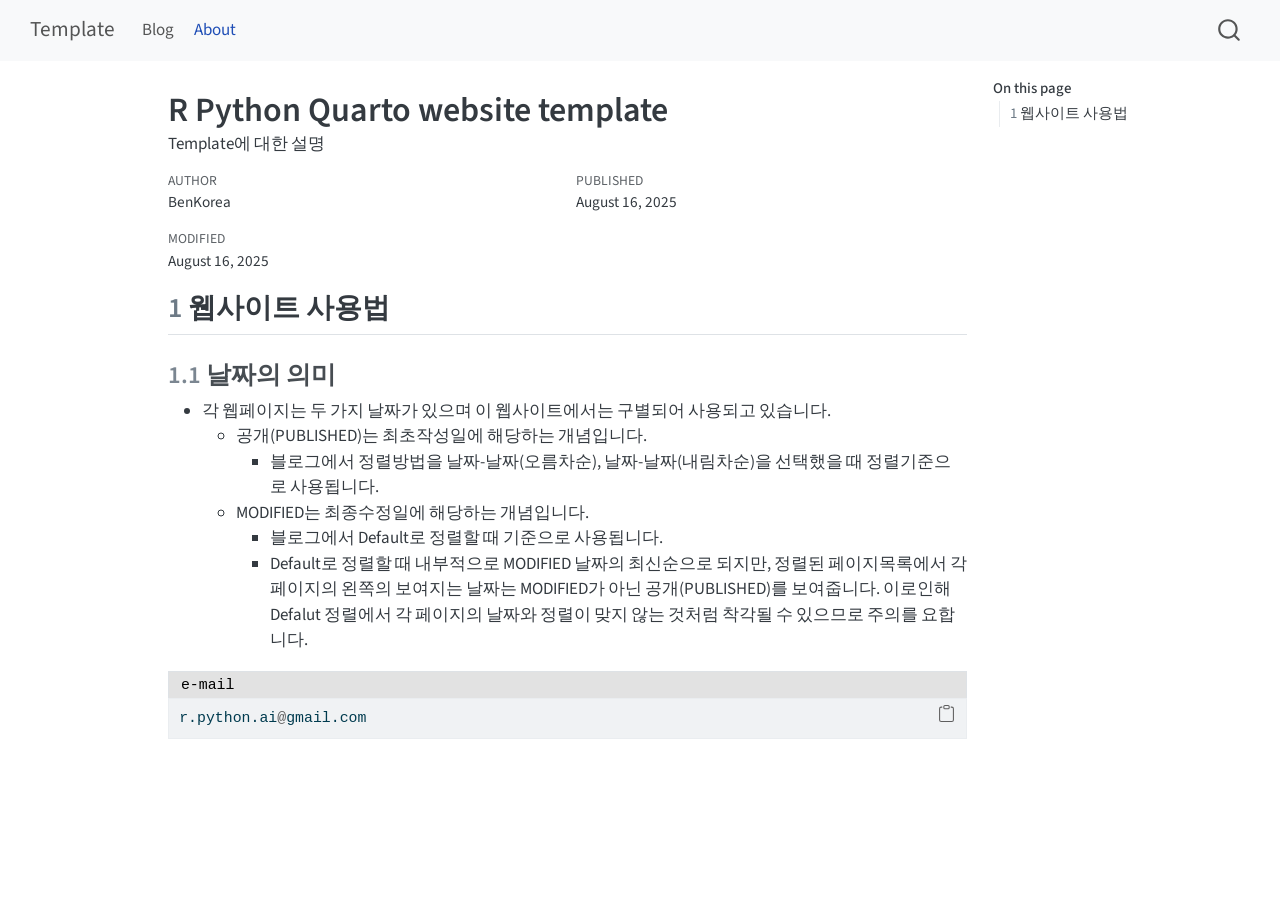
<file: docs/posts/about.html>
<!DOCTYPE html>
<html xmlns="http://www.w3.org/1999/xhtml" lang="en" xml:lang="en"><head>

<meta charset="utf-8">
<meta name="generator" content="quarto-1.7.32">

<meta name="viewport" content="width=device-width, initial-scale=1.0, user-scalable=yes">

<meta name="author" content="BenKorea">
<meta name="dcterms.date" content="2025-08-16">
<meta name="description" content="Template에 대한 설명">

<title>R Python Quarto website template – Template</title>
<style>
code{white-space: pre-wrap;}
span.smallcaps{font-variant: small-caps;}
div.columns{display: flex; gap: min(4vw, 1.5em);}
div.column{flex: auto; overflow-x: auto;}
div.hanging-indent{margin-left: 1.5em; text-indent: -1.5em;}
ul.task-list{list-style: none;}
ul.task-list li input[type="checkbox"] {
  width: 0.8em;
  margin: 0 0.8em 0.2em -1em; /* quarto-specific, see https://github.com/quarto-dev/quarto-cli/issues/4556 */ 
  vertical-align: middle;
}
/* CSS for syntax highlighting */
html { -webkit-text-size-adjust: 100%; }
pre > code.sourceCode { white-space: pre; position: relative; }
pre > code.sourceCode > span { display: inline-block; line-height: 1.25; }
pre > code.sourceCode > span:empty { height: 1.2em; }
.sourceCode { overflow: visible; }
code.sourceCode > span { color: inherit; text-decoration: inherit; }
div.sourceCode { margin: 1em 0; }
pre.sourceCode { margin: 0; }
@media screen {
div.sourceCode { overflow: auto; }
}
@media print {
pre > code.sourceCode { white-space: pre-wrap; }
pre > code.sourceCode > span { text-indent: -5em; padding-left: 5em; }
}
pre.numberSource code
  { counter-reset: source-line 0; }
pre.numberSource code > span
  { position: relative; left: -4em; counter-increment: source-line; }
pre.numberSource code > span > a:first-child::before
  { content: counter(source-line);
    position: relative; left: -1em; text-align: right; vertical-align: baseline;
    border: none; display: inline-block;
    -webkit-touch-callout: none; -webkit-user-select: none;
    -khtml-user-select: none; -moz-user-select: none;
    -ms-user-select: none; user-select: none;
    padding: 0 4px; width: 4em;
  }
pre.numberSource { margin-left: 3em;  padding-left: 4px; }
div.sourceCode
  {   }
@media screen {
pre > code.sourceCode > span > a:first-child::before { text-decoration: underline; }
}
</style>


<script src="../site_libs/quarto-nav/quarto-nav.js"></script>
<script src="../site_libs/quarto-nav/headroom.min.js"></script>
<script src="../site_libs/clipboard/clipboard.min.js"></script>
<script src="../site_libs/quarto-search/autocomplete.umd.js"></script>
<script src="../site_libs/quarto-search/fuse.min.js"></script>
<script src="../site_libs/quarto-search/quarto-search.js"></script>
<meta name="quarto:offset" content="../">
<script src="../site_libs/quarto-html/quarto.js" type="module"></script>
<script src="../site_libs/quarto-html/tabsets/tabsets.js" type="module"></script>
<script src="../site_libs/quarto-html/popper.min.js"></script>
<script src="../site_libs/quarto-html/tippy.umd.min.js"></script>
<script src="../site_libs/quarto-html/anchor.min.js"></script>
<link href="../site_libs/quarto-html/tippy.css" rel="stylesheet">
<link href="../site_libs/quarto-html/quarto-syntax-highlighting-37eea08aefeeee20ff55810ff984fec1.css" rel="stylesheet" id="quarto-text-highlighting-styles">
<script src="../site_libs/bootstrap/bootstrap.min.js"></script>
<link href="../site_libs/bootstrap/bootstrap-icons.css" rel="stylesheet">
<link href="../site_libs/bootstrap/bootstrap-b4af785bccbe96877ebdb8ae6fbd0d5b.min.css" rel="stylesheet" append-hash="true" id="quarto-bootstrap" data-mode="light">
<script id="quarto-search-options" type="application/json">{
  "location": "navbar",
  "copy-button": false,
  "collapse-after": 3,
  "panel-placement": "end",
  "type": "overlay",
  "limit": 50,
  "keyboard-shortcut": [
    "f",
    "/",
    "s"
  ],
  "show-item-context": false,
  "language": {
    "search-no-results-text": "No results",
    "search-matching-documents-text": "matching documents",
    "search-copy-link-title": "Copy link to search",
    "search-hide-matches-text": "Hide additional matches",
    "search-more-match-text": "more match in this document",
    "search-more-matches-text": "more matches in this document",
    "search-clear-button-title": "Clear",
    "search-text-placeholder": "",
    "search-detached-cancel-button-title": "Cancel",
    "search-submit-button-title": "Submit",
    "search-label": "Search"
  }
}</script>


<link rel="stylesheet" href="../styles/styles.css">
</head>

<body class="nav-fixed quarto-light">

<div id="quarto-search-results"></div>
  <header id="quarto-header" class="headroom fixed-top">
    <nav class="navbar navbar-expand-lg " data-bs-theme="dark">
      <div class="navbar-container container-fluid">
      <div class="navbar-brand-container mx-auto">
    <a class="navbar-brand" href="../index.html">
    <span class="navbar-title">Template</span>
    </a>
  </div>
            <div id="quarto-search" class="" title="Search"></div>
          <button class="navbar-toggler" type="button" data-bs-toggle="collapse" data-bs-target="#navbarCollapse" aria-controls="navbarCollapse" role="menu" aria-expanded="false" aria-label="Toggle navigation" onclick="if (window.quartoToggleHeadroom) { window.quartoToggleHeadroom(); }">
  <span class="navbar-toggler-icon"></span>
</button>
          <div class="collapse navbar-collapse" id="navbarCollapse">
            <ul class="navbar-nav navbar-nav-scroll me-auto">
  <li class="nav-item">
    <a class="nav-link" href="../index.html"> 
<span class="menu-text">Blog</span></a>
  </li>  
  <li class="nav-item">
    <a class="nav-link active" href="../posts/about.html" aria-current="page"> 
<span class="menu-text">About</span></a>
  </li>  
</ul>
          </div> <!-- /navcollapse -->
            <div class="quarto-navbar-tools">
</div>
      </div> <!-- /container-fluid -->
    </nav>
</header>
<!-- content -->
<div id="quarto-content" class="quarto-container page-columns page-rows-contents page-layout-article page-navbar">
<!-- sidebar -->
<!-- margin-sidebar -->
    <div id="quarto-margin-sidebar" class="sidebar margin-sidebar">
        <nav id="TOC" role="doc-toc" class="toc-active">
    <h2 id="toc-title">On this page</h2>
   
  <ul>
  <li><a href="#웹사이트-사용법" id="toc-웹사이트-사용법" class="nav-link active" data-scroll-target="#웹사이트-사용법"><span class="header-section-number">1</span> 웹사이트 사용법</a>
  <ul class="collapse">
  <li><a href="#날짜의-의미" id="toc-날짜의-의미" class="nav-link" data-scroll-target="#날짜의-의미"><span class="header-section-number">1.1</span> 날짜의 의미</a></li>
  </ul></li>
  </ul>
</nav>
    </div>
<!-- main -->
<main class="content" id="quarto-document-content">

<header id="title-block-header" class="quarto-title-block default">
<div class="quarto-title">
<h1 class="title">R Python Quarto website template</h1>
</div>

<div>
  <div class="description">
    Template에 대한 설명
  </div>
</div>


<div class="quarto-title-meta">

    <div>
    <div class="quarto-title-meta-heading">Author</div>
    <div class="quarto-title-meta-contents">
             <p>BenKorea </p>
          </div>
  </div>
    
    <div>
    <div class="quarto-title-meta-heading">Published</div>
    <div class="quarto-title-meta-contents">
      <p class="date">August 16, 2025</p>
    </div>
  </div>
  
    <div>
    <div class="quarto-title-meta-heading">Modified</div>
    <div class="quarto-title-meta-contents">
      <p class="date-modified">August 16, 2025</p>
    </div>
  </div>
    
  </div>
  


</header>


<section id="웹사이트-사용법" class="level2" data-number="1">
<h2 data-number="1" class="anchored" data-anchor-id="웹사이트-사용법"><span class="header-section-number">1</span> 웹사이트 사용법</h2>
<section id="날짜의-의미" class="level3" data-number="1.1">
<h3 data-number="1.1" class="anchored" data-anchor-id="날짜의-의미"><span class="header-section-number">1.1</span> 날짜의 의미</h3>
<ul>
<li>각 웹페이지는 두 가지 날짜가 있으며 이 웹사이트에서는 구별되어 사용되고 있습니다.
<ul>
<li>공개(PUBLISHED)는 최초작성일에 해당하는 개념입니다.
<ul>
<li>블로그에서 정렬방법을 날짜-날짜(오름차순), 날짜-날짜(내림차순)을 선택했을 때 정렬기준으로 사용됩니다.</li>
</ul></li>
<li>MODIFIED는 최종수정일에 해당하는 개념입니다.
<ul>
<li>블로그에서 Default로 정렬할 때 기준으로 사용됩니다.</li>
<li>Default로 정렬할 때 내부적으로 MODIFIED 날짜의 최신순으로 되지만, 정렬된 페이지목록에서 각 페이지의 왼쪽의 보여지는 날짜는 MODIFIED가 아닌 공개(PUBLISHED)를 보여줍니다. 이로인해 Defalut 정렬에서 각 페이지의 날짜와 정렬이 맞지 않는 것처럼 착각될 수 있으므로 주의를 요합니다.</li>
</ul></li>
</ul></li>
</ul>
<div class="cell">
<div class="code-with-filename">
<div class="code-with-filename-file">
<pre><strong>e-mail</strong></pre>
</div>
<div class="sourceCode cell-code" id="cb1"><pre class="sourceCode r code-with-copy"><code class="sourceCode r"><span id="cb1-1"><a href="#cb1-1" aria-hidden="true" tabindex="-1"></a>r.python.ai<span class="sc">@</span>gmail.com</span></code><button title="Copy to Clipboard" class="code-copy-button"><i class="bi"></i></button></pre></div>
</div>
</div>


</section>
</section>

</main> <!-- /main -->
<script src="https://utteranc.es/client.js" repo="BenKorea/utterances-comments" issue-term="pathname" theme="preferred-color-scheme" crossorigin="anonymous" async="">
</script>
<script id="quarto-html-after-body" type="application/javascript">
  window.document.addEventListener("DOMContentLoaded", function (event) {
    const icon = "";
    const anchorJS = new window.AnchorJS();
    anchorJS.options = {
      placement: 'right',
      icon: icon
    };
    anchorJS.add('.anchored');
    const isCodeAnnotation = (el) => {
      for (const clz of el.classList) {
        if (clz.startsWith('code-annotation-')) {                     
          return true;
        }
      }
      return false;
    }
    const onCopySuccess = function(e) {
      // button target
      const button = e.trigger;
      // don't keep focus
      button.blur();
      // flash "checked"
      button.classList.add('code-copy-button-checked');
      var currentTitle = button.getAttribute("title");
      button.setAttribute("title", "Copied!");
      let tooltip;
      if (window.bootstrap) {
        button.setAttribute("data-bs-toggle", "tooltip");
        button.setAttribute("data-bs-placement", "left");
        button.setAttribute("data-bs-title", "Copied!");
        tooltip = new bootstrap.Tooltip(button, 
          { trigger: "manual", 
            customClass: "code-copy-button-tooltip",
            offset: [0, -8]});
        tooltip.show();    
      }
      setTimeout(function() {
        if (tooltip) {
          tooltip.hide();
          button.removeAttribute("data-bs-title");
          button.removeAttribute("data-bs-toggle");
          button.removeAttribute("data-bs-placement");
        }
        button.setAttribute("title", currentTitle);
        button.classList.remove('code-copy-button-checked');
      }, 1000);
      // clear code selection
      e.clearSelection();
    }
    const getTextToCopy = function(trigger) {
        const codeEl = trigger.previousElementSibling.cloneNode(true);
        for (const childEl of codeEl.children) {
          if (isCodeAnnotation(childEl)) {
            childEl.remove();
          }
        }
        return codeEl.innerText;
    }
    const clipboard = new window.ClipboardJS('.code-copy-button:not([data-in-quarto-modal])', {
      text: getTextToCopy
    });
    clipboard.on('success', onCopySuccess);
    if (window.document.getElementById('quarto-embedded-source-code-modal')) {
      const clipboardModal = new window.ClipboardJS('.code-copy-button[data-in-quarto-modal]', {
        text: getTextToCopy,
        container: window.document.getElementById('quarto-embedded-source-code-modal')
      });
      clipboardModal.on('success', onCopySuccess);
    }
      var localhostRegex = new RegExp(/^(?:http|https):\/\/localhost\:?[0-9]*\//);
      var mailtoRegex = new RegExp(/^mailto:/);
        var filterRegex = new RegExp('/' + window.location.host + '/');
      var isInternal = (href) => {
          return filterRegex.test(href) || localhostRegex.test(href) || mailtoRegex.test(href);
      }
      // Inspect non-navigation links and adorn them if external
     var links = window.document.querySelectorAll('a[href]:not(.nav-link):not(.navbar-brand):not(.toc-action):not(.sidebar-link):not(.sidebar-item-toggle):not(.pagination-link):not(.no-external):not([aria-hidden]):not(.dropdown-item):not(.quarto-navigation-tool):not(.about-link)');
      for (var i=0; i<links.length; i++) {
        const link = links[i];
        if (!isInternal(link.href)) {
          // undo the damage that might have been done by quarto-nav.js in the case of
          // links that we want to consider external
          if (link.dataset.originalHref !== undefined) {
            link.href = link.dataset.originalHref;
          }
            // target, if specified
            link.setAttribute("target", "_blank");
            if (link.getAttribute("rel") === null) {
              link.setAttribute("rel", "noopener");
            }
        }
      }
    function tippyHover(el, contentFn, onTriggerFn, onUntriggerFn) {
      const config = {
        allowHTML: true,
        maxWidth: 500,
        delay: 100,
        arrow: false,
        appendTo: function(el) {
            return el.parentElement;
        },
        interactive: true,
        interactiveBorder: 10,
        theme: 'quarto',
        placement: 'bottom-start',
      };
      if (contentFn) {
        config.content = contentFn;
      }
      if (onTriggerFn) {
        config.onTrigger = onTriggerFn;
      }
      if (onUntriggerFn) {
        config.onUntrigger = onUntriggerFn;
      }
      window.tippy(el, config); 
    }
    const noterefs = window.document.querySelectorAll('a[role="doc-noteref"]');
    for (var i=0; i<noterefs.length; i++) {
      const ref = noterefs[i];
      tippyHover(ref, function() {
        // use id or data attribute instead here
        let href = ref.getAttribute('data-footnote-href') || ref.getAttribute('href');
        try { href = new URL(href).hash; } catch {}
        const id = href.replace(/^#\/?/, "");
        const note = window.document.getElementById(id);
        if (note) {
          return note.innerHTML;
        } else {
          return "";
        }
      });
    }
    const xrefs = window.document.querySelectorAll('a.quarto-xref');
    const processXRef = (id, note) => {
      // Strip column container classes
      const stripColumnClz = (el) => {
        el.classList.remove("page-full", "page-columns");
        if (el.children) {
          for (const child of el.children) {
            stripColumnClz(child);
          }
        }
      }
      stripColumnClz(note)
      if (id === null || id.startsWith('sec-')) {
        // Special case sections, only their first couple elements
        const container = document.createElement("div");
        if (note.children && note.children.length > 2) {
          container.appendChild(note.children[0].cloneNode(true));
          for (let i = 1; i < note.children.length; i++) {
            const child = note.children[i];
            if (child.tagName === "P" && child.innerText === "") {
              continue;
            } else {
              container.appendChild(child.cloneNode(true));
              break;
            }
          }
          if (window.Quarto?.typesetMath) {
            window.Quarto.typesetMath(container);
          }
          return container.innerHTML
        } else {
          if (window.Quarto?.typesetMath) {
            window.Quarto.typesetMath(note);
          }
          return note.innerHTML;
        }
      } else {
        // Remove any anchor links if they are present
        const anchorLink = note.querySelector('a.anchorjs-link');
        if (anchorLink) {
          anchorLink.remove();
        }
        if (window.Quarto?.typesetMath) {
          window.Quarto.typesetMath(note);
        }
        if (note.classList.contains("callout")) {
          return note.outerHTML;
        } else {
          return note.innerHTML;
        }
      }
    }
    for (var i=0; i<xrefs.length; i++) {
      const xref = xrefs[i];
      tippyHover(xref, undefined, function(instance) {
        instance.disable();
        let url = xref.getAttribute('href');
        let hash = undefined; 
        if (url.startsWith('#')) {
          hash = url;
        } else {
          try { hash = new URL(url).hash; } catch {}
        }
        if (hash) {
          const id = hash.replace(/^#\/?/, "");
          const note = window.document.getElementById(id);
          if (note !== null) {
            try {
              const html = processXRef(id, note.cloneNode(true));
              instance.setContent(html);
            } finally {
              instance.enable();
              instance.show();
            }
          } else {
            // See if we can fetch this
            fetch(url.split('#')[0])
            .then(res => res.text())
            .then(html => {
              const parser = new DOMParser();
              const htmlDoc = parser.parseFromString(html, "text/html");
              const note = htmlDoc.getElementById(id);
              if (note !== null) {
                const html = processXRef(id, note);
                instance.setContent(html);
              } 
            }).finally(() => {
              instance.enable();
              instance.show();
            });
          }
        } else {
          // See if we can fetch a full url (with no hash to target)
          // This is a special case and we should probably do some content thinning / targeting
          fetch(url)
          .then(res => res.text())
          .then(html => {
            const parser = new DOMParser();
            const htmlDoc = parser.parseFromString(html, "text/html");
            const note = htmlDoc.querySelector('main.content');
            if (note !== null) {
              // This should only happen for chapter cross references
              // (since there is no id in the URL)
              // remove the first header
              if (note.children.length > 0 && note.children[0].tagName === "HEADER") {
                note.children[0].remove();
              }
              const html = processXRef(null, note);
              instance.setContent(html);
            } 
          }).finally(() => {
            instance.enable();
            instance.show();
          });
        }
      }, function(instance) {
      });
    }
        let selectedAnnoteEl;
        const selectorForAnnotation = ( cell, annotation) => {
          let cellAttr = 'data-code-cell="' + cell + '"';
          let lineAttr = 'data-code-annotation="' +  annotation + '"';
          const selector = 'span[' + cellAttr + '][' + lineAttr + ']';
          return selector;
        }
        const selectCodeLines = (annoteEl) => {
          const doc = window.document;
          const targetCell = annoteEl.getAttribute("data-target-cell");
          const targetAnnotation = annoteEl.getAttribute("data-target-annotation");
          const annoteSpan = window.document.querySelector(selectorForAnnotation(targetCell, targetAnnotation));
          const lines = annoteSpan.getAttribute("data-code-lines").split(",");
          const lineIds = lines.map((line) => {
            return targetCell + "-" + line;
          })
          let top = null;
          let height = null;
          let parent = null;
          if (lineIds.length > 0) {
              //compute the position of the single el (top and bottom and make a div)
              const el = window.document.getElementById(lineIds[0]);
              top = el.offsetTop;
              height = el.offsetHeight;
              parent = el.parentElement.parentElement;
            if (lineIds.length > 1) {
              const lastEl = window.document.getElementById(lineIds[lineIds.length - 1]);
              const bottom = lastEl.offsetTop + lastEl.offsetHeight;
              height = bottom - top;
            }
            if (top !== null && height !== null && parent !== null) {
              // cook up a div (if necessary) and position it 
              let div = window.document.getElementById("code-annotation-line-highlight");
              if (div === null) {
                div = window.document.createElement("div");
                div.setAttribute("id", "code-annotation-line-highlight");
                div.style.position = 'absolute';
                parent.appendChild(div);
              }
              div.style.top = top - 2 + "px";
              div.style.height = height + 4 + "px";
              div.style.left = 0;
              let gutterDiv = window.document.getElementById("code-annotation-line-highlight-gutter");
              if (gutterDiv === null) {
                gutterDiv = window.document.createElement("div");
                gutterDiv.setAttribute("id", "code-annotation-line-highlight-gutter");
                gutterDiv.style.position = 'absolute';
                const codeCell = window.document.getElementById(targetCell);
                const gutter = codeCell.querySelector('.code-annotation-gutter');
                gutter.appendChild(gutterDiv);
              }
              gutterDiv.style.top = top - 2 + "px";
              gutterDiv.style.height = height + 4 + "px";
            }
            selectedAnnoteEl = annoteEl;
          }
        };
        const unselectCodeLines = () => {
          const elementsIds = ["code-annotation-line-highlight", "code-annotation-line-highlight-gutter"];
          elementsIds.forEach((elId) => {
            const div = window.document.getElementById(elId);
            if (div) {
              div.remove();
            }
          });
          selectedAnnoteEl = undefined;
        };
          // Handle positioning of the toggle
      window.addEventListener(
        "resize",
        throttle(() => {
          elRect = undefined;
          if (selectedAnnoteEl) {
            selectCodeLines(selectedAnnoteEl);
          }
        }, 10)
      );
      function throttle(fn, ms) {
      let throttle = false;
      let timer;
        return (...args) => {
          if(!throttle) { // first call gets through
              fn.apply(this, args);
              throttle = true;
          } else { // all the others get throttled
              if(timer) clearTimeout(timer); // cancel #2
              timer = setTimeout(() => {
                fn.apply(this, args);
                timer = throttle = false;
              }, ms);
          }
        };
      }
        // Attach click handler to the DT
        const annoteDls = window.document.querySelectorAll('dt[data-target-cell]');
        for (const annoteDlNode of annoteDls) {
          annoteDlNode.addEventListener('click', (event) => {
            const clickedEl = event.target;
            if (clickedEl !== selectedAnnoteEl) {
              unselectCodeLines();
              const activeEl = window.document.querySelector('dt[data-target-cell].code-annotation-active');
              if (activeEl) {
                activeEl.classList.remove('code-annotation-active');
              }
              selectCodeLines(clickedEl);
              clickedEl.classList.add('code-annotation-active');
            } else {
              // Unselect the line
              unselectCodeLines();
              clickedEl.classList.remove('code-annotation-active');
            }
          });
        }
    const findCites = (el) => {
      const parentEl = el.parentElement;
      if (parentEl) {
        const cites = parentEl.dataset.cites;
        if (cites) {
          return {
            el,
            cites: cites.split(' ')
          };
        } else {
          return findCites(el.parentElement)
        }
      } else {
        return undefined;
      }
    };
    var bibliorefs = window.document.querySelectorAll('a[role="doc-biblioref"]');
    for (var i=0; i<bibliorefs.length; i++) {
      const ref = bibliorefs[i];
      const citeInfo = findCites(ref);
      if (citeInfo) {
        tippyHover(citeInfo.el, function() {
          var popup = window.document.createElement('div');
          citeInfo.cites.forEach(function(cite) {
            var citeDiv = window.document.createElement('div');
            citeDiv.classList.add('hanging-indent');
            citeDiv.classList.add('csl-entry');
            var biblioDiv = window.document.getElementById('ref-' + cite);
            if (biblioDiv) {
              citeDiv.innerHTML = biblioDiv.innerHTML;
            }
            popup.appendChild(citeDiv);
          });
          return popup.innerHTML;
        });
      }
    }
  });
  </script>
</div> <!-- /content -->




</body></html>
</file>
<file: docs/site_libs/quarto-html/tippy.css>
.tippy-box[data-animation=fade][data-state=hidden]{opacity:0}[data-tippy-root]{max-width:calc(100vw - 10px)}.tippy-box{position:relative;background-color:#333;color:#fff;border-radius:4px;font-size:14px;line-height:1.4;white-space:normal;outline:0;transition-property:transform,visibility,opacity}.tippy-box[data-placement^=top]>.tippy-arrow{bottom:0}.tippy-box[data-placement^=top]>.tippy-arrow:before{bottom:-7px;left:0;border-width:8px 8px 0;border-top-color:initial;transform-origin:center top}.tippy-box[data-placement^=bottom]>.tippy-arrow{top:0}.tippy-box[data-placement^=bottom]>.tippy-arrow:before{top:-7px;left:0;border-width:0 8px 8px;border-bottom-color:initial;transform-origin:center bottom}.tippy-box[data-placement^=left]>.tippy-arrow{right:0}.tippy-box[data-placement^=left]>.tippy-arrow:before{border-width:8px 0 8px 8px;border-left-color:initial;right:-7px;transform-origin:center left}.tippy-box[data-placement^=right]>.tippy-arrow{left:0}.tippy-box[data-placement^=right]>.tippy-arrow:before{left:-7px;border-width:8px 8px 8px 0;border-right-color:initial;transform-origin:center right}.tippy-box[data-inertia][data-state=visible]{transition-timing-function:cubic-bezier(.54,1.5,.38,1.11)}.tippy-arrow{width:16px;height:16px;color:#333}.tippy-arrow:before{content:"";position:absolute;border-color:transparent;border-style:solid}.tippy-content{position:relative;padding:5px 9px;z-index:1}
</file>
<file: docs/site_libs/quarto-html/quarto-syntax-highlighting-37eea08aefeeee20ff55810ff984fec1.css>
/* quarto syntax highlight colors */
:root {
  --quarto-hl-ot-color: #003B4F;
  --quarto-hl-at-color: #657422;
  --quarto-hl-ss-color: #20794D;
  --quarto-hl-an-color: #5E5E5E;
  --quarto-hl-fu-color: #4758AB;
  --quarto-hl-st-color: #20794D;
  --quarto-hl-cf-color: #003B4F;
  --quarto-hl-op-color: #5E5E5E;
  --quarto-hl-er-color: #AD0000;
  --quarto-hl-bn-color: #AD0000;
  --quarto-hl-al-color: #AD0000;
  --quarto-hl-va-color: #111111;
  --quarto-hl-bu-color: inherit;
  --quarto-hl-ex-color: inherit;
  --quarto-hl-pp-color: #AD0000;
  --quarto-hl-in-color: #5E5E5E;
  --quarto-hl-vs-color: #20794D;
  --quarto-hl-wa-color: #5E5E5E;
  --quarto-hl-do-color: #5E5E5E;
  --quarto-hl-im-color: #00769E;
  --quarto-hl-ch-color: #20794D;
  --quarto-hl-dt-color: #AD0000;
  --quarto-hl-fl-color: #AD0000;
  --quarto-hl-co-color: #5E5E5E;
  --quarto-hl-cv-color: #5E5E5E;
  --quarto-hl-cn-color: #8f5902;
  --quarto-hl-sc-color: #5E5E5E;
  --quarto-hl-dv-color: #AD0000;
  --quarto-hl-kw-color: #003B4F;
}

/* other quarto variables */
:root {
  --quarto-font-monospace: SFMono-Regular, Menlo, Monaco, Consolas, "Liberation Mono", "Courier New", monospace;
}

/* syntax highlight based on Pandoc's rules */
pre > code.sourceCode > span {
  color: #003B4F;
}

code.sourceCode > span {
  color: #003B4F;
}

div.sourceCode,
div.sourceCode pre.sourceCode {
  color: #003B4F;
}

/* Normal */
code span {
  color: #003B4F;
}

/* Alert */
code span.al {
  color: #AD0000;
  font-style: inherit;
}

/* Annotation */
code span.an {
  color: #5E5E5E;
  font-style: inherit;
}

/* Attribute */
code span.at {
  color: #657422;
  font-style: inherit;
}

/* BaseN */
code span.bn {
  color: #AD0000;
  font-style: inherit;
}

/* BuiltIn */
code span.bu {
  font-style: inherit;
}

/* ControlFlow */
code span.cf {
  color: #003B4F;
  font-weight: bold;
  font-style: inherit;
}

/* Char */
code span.ch {
  color: #20794D;
  font-style: inherit;
}

/* Constant */
code span.cn {
  color: #8f5902;
  font-style: inherit;
}

/* Comment */
code span.co {
  color: #5E5E5E;
  font-style: inherit;
}

/* CommentVar */
code span.cv {
  color: #5E5E5E;
  font-style: italic;
}

/* Documentation */
code span.do {
  color: #5E5E5E;
  font-style: italic;
}

/* DataType */
code span.dt {
  color: #AD0000;
  font-style: inherit;
}

/* DecVal */
code span.dv {
  color: #AD0000;
  font-style: inherit;
}

/* Error */
code span.er {
  color: #AD0000;
  font-style: inherit;
}

/* Extension */
code span.ex {
  font-style: inherit;
}

/* Float */
code span.fl {
  color: #AD0000;
  font-style: inherit;
}

/* Function */
code span.fu {
  color: #4758AB;
  font-style: inherit;
}

/* Import */
code span.im {
  color: #00769E;
  font-style: inherit;
}

/* Information */
code span.in {
  color: #5E5E5E;
  font-style: inherit;
}

/* Keyword */
code span.kw {
  color: #003B4F;
  font-weight: bold;
  font-style: inherit;
}

/* Operator */
code span.op {
  color: #5E5E5E;
  font-style: inherit;
}

/* Other */
code span.ot {
  color: #003B4F;
  font-style: inherit;
}

/* Preprocessor */
code span.pp {
  color: #AD0000;
  font-style: inherit;
}

/* SpecialChar */
code span.sc {
  color: #5E5E5E;
  font-style: inherit;
}

/* SpecialString */
code span.ss {
  color: #20794D;
  font-style: inherit;
}

/* String */
code span.st {
  color: #20794D;
  font-style: inherit;
}

/* Variable */
code span.va {
  color: #111111;
  font-style: inherit;
}

/* VerbatimString */
code span.vs {
  color: #20794D;
  font-style: inherit;
}

/* Warning */
code span.wa {
  color: #5E5E5E;
  font-style: italic;
}

.prevent-inlining {
  content: "</";
}

/*# sourceMappingURL=27d3d809615f7771493d095567f04340.css.map */
</file>
<file: docs/styles/styles.css>
.blue {
  color: blue;
}
</file>
